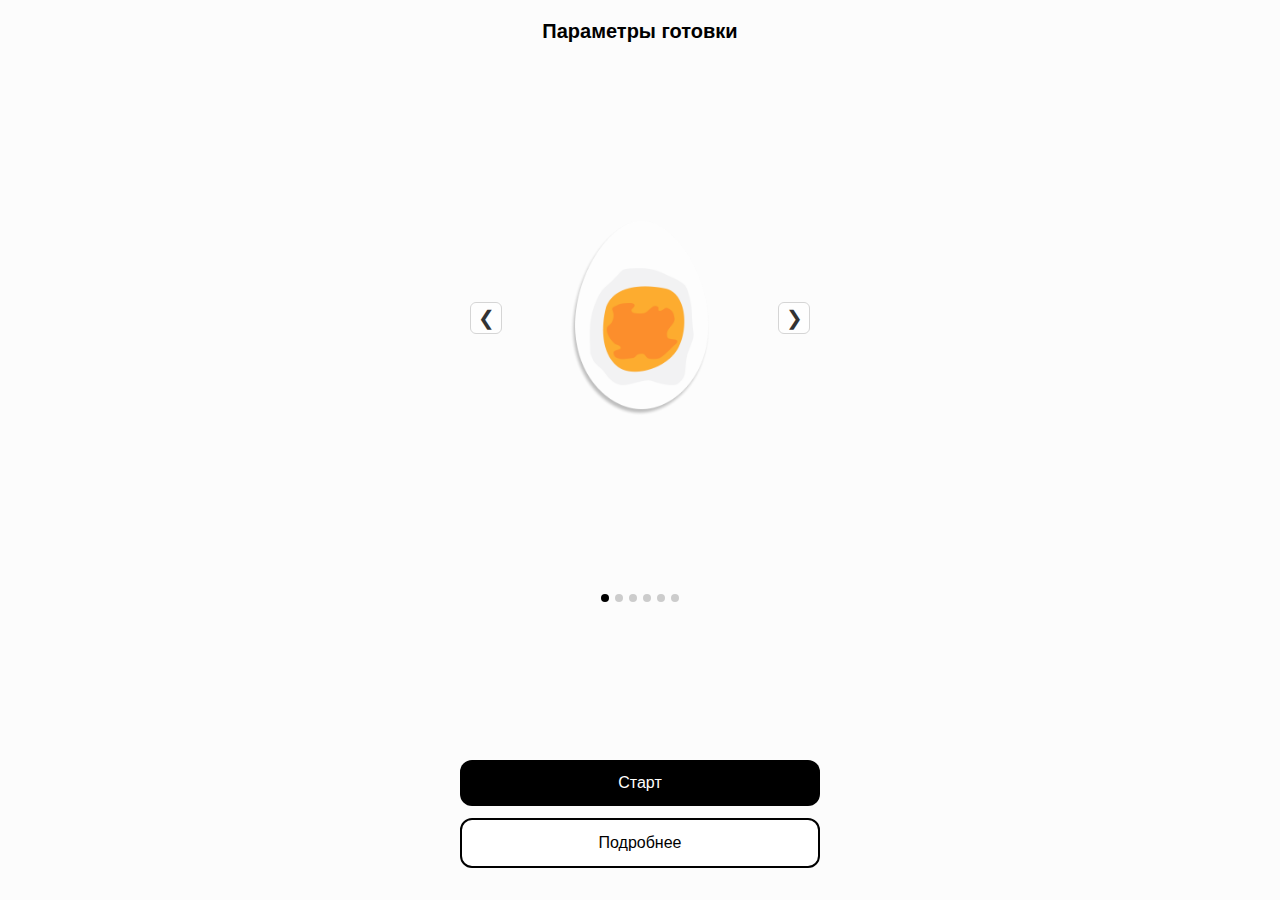
<file: index.html>
<!DOCTYPE html>
<html lang="ru">
<head>
  <meta charset="UTF-8" />
  <meta name="viewport" content="width=device-width, initial-scale=1.0, viewport-fit=cover" />
  <link rel="stylesheet" href="style.css" />
  <title>Таймер варки яиц</title>
</head>
<body>
  <div class="app">
    <h1 class="title">Параметры готовки</h1>

    <div class="carousel-container">
      <button class="arrow left">&#10094;</button>
      <div class="carousel" id="carousel">
        <div class="carousel-item"><img src="images/3-min.png" alt="3 минуты" /></div>
        <div class="carousel-item"><img src="images/4-min.png" alt="4 минуты" /></div>
        <div class="carousel-item"><img src="images/6-min.png" alt="6 минут" /></div>
        <div class="carousel-item"><img src="images/9-min.png" alt="9 минут" /></div>
        <div class="carousel-item"><img src="images/12-min.png" alt="12 минут" /></div>
        <div class="carousel-item"><img src="images/15-min.png" alt="15 минут" /></div>
      </div>
      <button class="arrow right">&#10095;</button>
    </div>

    <div class="indicators" id="indicators"></div>

    <div class="button-container">
      <button class="start-button">Старт</button>
      <button class="info-button">Подробнее</button>
    </div>
  </div>

  <script src="script.js"></script>
</body>
</html>
</file>
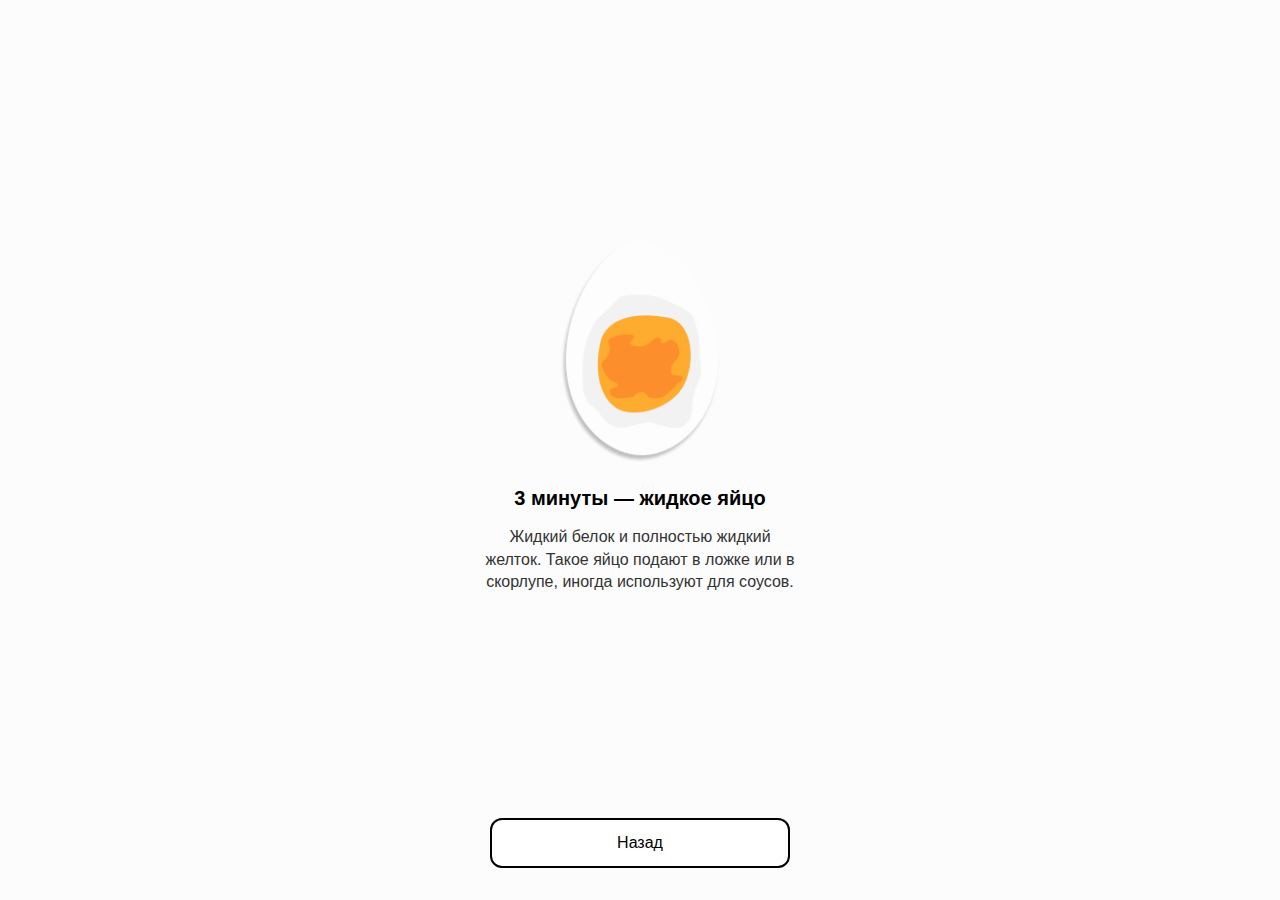
<file: details.html>
<!DOCTYPE html>
<html lang="ru">
<head>
  <meta charset="UTF-8" />
  <meta name="viewport" content="width=device-width, initial-scale=1.0, viewport-fit=cover" />
  <title>Описание варки</title>
  <link rel="stylesheet" href="style.css" />
</head>
<body>
  <div class="details-screen fade-in">
    <div class="details-content">
      <img id="eggImage" src="" alt="Яйцо" />
      <h2 id="eggTitle">...</h2>
      <p id="eggDescription">...</p>
    </div>
    <button class="info-button back-button" onclick="window.history.back()">Назад</button>
  </div>

  <script>
    const data = {
      0: {
        title: "3 минуты — жидкое яйцо",
        image: "images/3-min.png",
        description: "Жидкий белок и полностью жидкий желток. Такое яйцо подают в ложке или в скорлупе, иногда используют для соусов."
      },
      1: {
        title: "4 минуты — кремообразное яйцо",
        image: "images/4-min.png",
        description: "Белок почти сварился, желток густой, как крем. Идеально для салатов, рамэна и закусок."
      },
      2: {
        title: "6 минут — мягкое яйцо",
        image: "images/6-min.png",
        description: "Полностью плотный белок и слегка тягучий желток. Универсальный вариант, особенно для тостов."
      },
      3: {
        title: "9 минут — полутвёрдое яйцо",
        image: "images/9-min.png",
        description: "Желток почти сварен, но не пересушен. Хорошо подходит для закусок и сэндвичей."
      },
      4: {
        title: "12 минут — твёрдое яйцо",
        image: "images/12-min.png",
        description: "Полностью сваренный желток, но ещё не меловой. Классика для салатов и нарезки."
      },
      5: {
        title: "15 минут — полностью сваренное яйцо",
        image: "images/15-min.png",
        description: "Желток крошащийся, белок плотный. Используется для паштетов, фаршировки, длительного хранения."
      }
    };

    const selectedIndex = localStorage.getItem("selectedIndex") || 0;
    const egg = data[selectedIndex];

    document.getElementById("eggImage").src = egg.image;
    document.getElementById("eggTitle").textContent = egg.title;
    document.getElementById("eggDescription").textContent = egg.description;
  </script>
</body>
</html>
</file>
<file: style.css>
* {
  box-sizing: border-box;
  margin: 0;
  padding: 0;
}

html, body {
  height: 100%;
  font-family: -apple-system, BlinkMacSystemFont, 'Segoe UI', Roboto, sans-serif;
  background: #fcfcfc;
  color: #000;
  overflow: hidden;
}

.app {
  display: flex;
  flex-direction: column;
  align-items: center;
  justify-content: space-between;
  padding: env(safe-area-inset-top) 16px env(safe-area-inset-bottom);
  height: 100vh;
}

.title {
  font-size: 20px;
  font-weight: 700;
  margin-top: 20px;
  text-align: center;
}

.carousel-container {
  position: relative;
  width: 100%;
  max-width: 360px;
  overflow: hidden;
  margin-top: 20px;
}

.carousel {
  display: flex;
  transition: transform 0.4s ease;
  touch-action: pan-y;
  scroll-behavior: smooth;
}

.carousel-item {
  flex: 0 0 100%;
  max-width: 100%;
  display: flex;
  justify-content: center;
  align-items: center;
  transition: transform 0.4s ease, opacity 0.4s ease;
  opacity: 0.5;
  transform: scale(0.9);
}

.carousel-item.active {
  transform: scale(1);
  opacity: 1;
}

.carousel-item img {
  width: 140px;
  height: auto;
  pointer-events: none;
  user-select: none;
}

.arrow {
  position: absolute;
  top: 50%;
  transform: translateY(-50%);
  background: #fff;
  border: 1px solid #ccc;
  border-radius: 6px;
  font-size: 20px;
  width: 32px;
  height: 32px;
  z-index: 2;
  cursor: pointer;
  opacity: 0.8;
}

.arrow:hover {
  opacity: 1;
}

.arrow.left {
  left: 10px;
}

.arrow.right {
  right: 10px;
}

.indicators {
  margin-top: 20px;
  display: flex;
  gap: 6px;
  justify-content: center;
}

.indicators div {
  width: 8px;
  height: 8px;
  border-radius: 50%;
  background: #ccc;
  transition: background 0.3s ease;
}

.indicators .active {
  background: #000;
}

.button-container {
  width: 100%;
  max-width: 360px;
  display: flex;
  flex-direction: column;
  gap: 12px;
  margin-bottom: 32px;
}

.start-button,
.info-button {
  font-size: 16px;
  padding: 14px 0;
  border-radius: 12px;
  border: none;
  cursor: pointer;
}

.start-button {
  background-color: #000;
  color: #fff;
}

.info-button {
  border: 2px solid #000;
  background: #fff;
  color: #000;
}

.details-screen {
  padding: env(safe-area-inset-top) 24px env(safe-area-inset-bottom);
  display: flex;
  flex-direction: column;
  justify-content: space-between;
  align-items: center;
  height: 100vh;
  text-align: center;
  background-color: #fcfcfc;
}

.details-content {
  display: flex;
  flex-direction: column;
  align-items: center;
  padding: 0 24px;
  margin-top: 16px;
  flex-grow: 1;
  justify-content: center;
}

.details-content img {
  width: 160px;
  height: auto;
  margin-bottom: 24px;
}

.details-content h2 {
  font-size: 20px;
  font-weight: 700;
  margin-bottom: 16px;
}

.details-content p {
  font-size: 16px;
  line-height: 1.4;
  color: #333;
  max-width: 320px;
}

.back-button {
  width: 90%;
  max-width: 300px;
  margin-bottom: 32px;
}

.fade-in {
  animation: fadeIn 0.4s ease;
}

@keyframes fadeIn {
  from {
    opacity: 0;
    transform: translateY(20px);
  }
  to {
    opacity: 1;
    transform: translateY(0);
  }
}
</file>
